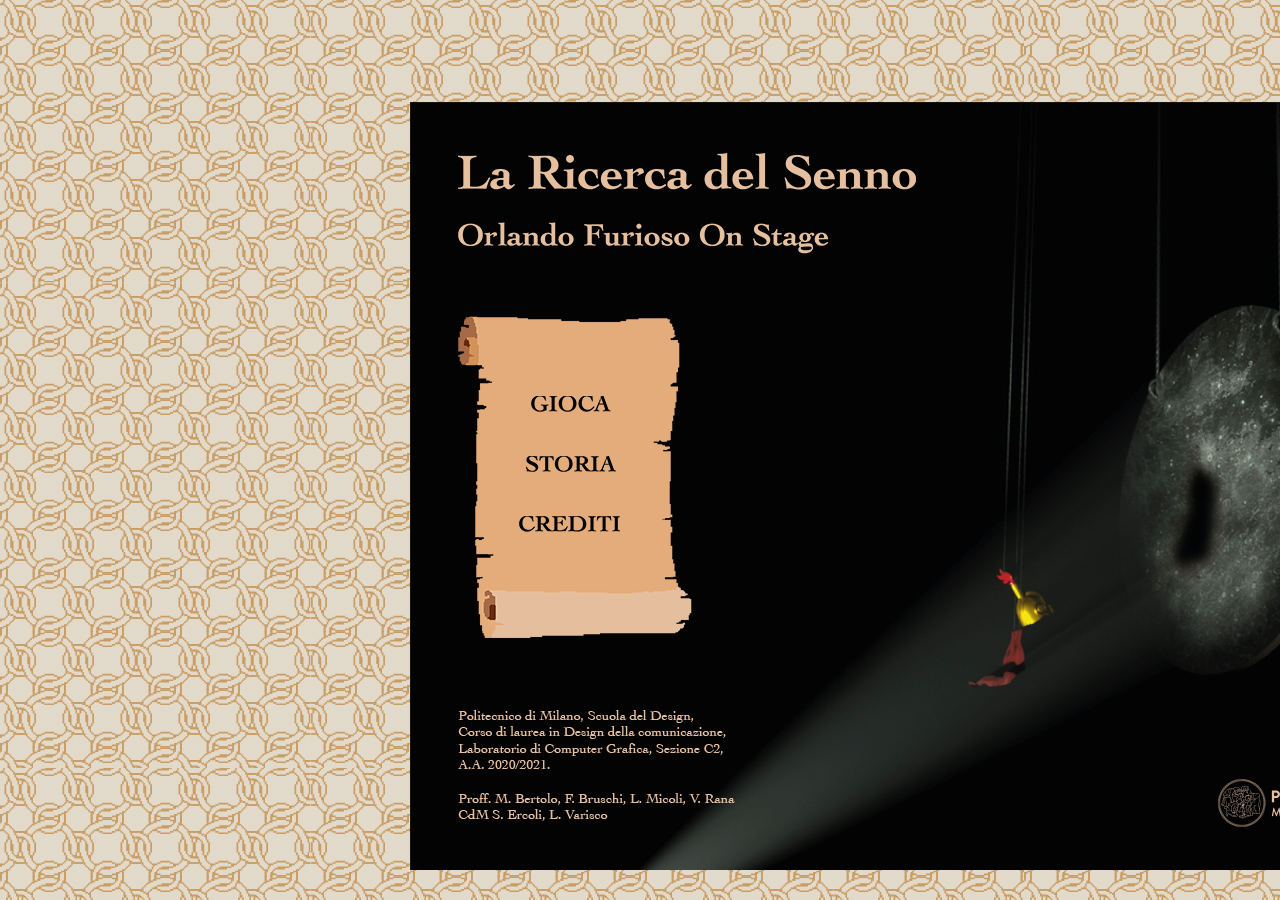
<file: index.html>
<!DOCTYPE html>
<html lang="en">
<head>
	<meta charset="UTF-8">
	<meta name="viewport" content="width=device-width, initial-scale=1, user-scalable= no"/>
	<title>Orlando Furioso - On Stage</title>

	<!-- <script type="text/javascript" src="phaser.min.js"></script> -->
	<link rel="stylesheet" href="game.css">
	
</head>
<body>
	<div id="frame" >
		
		<div class= "pergamena">
		</div>

		<div class = "play cta" onclick="document.location = 'game.html'"></div>
		<div class = "story cta" onclick="document.location = 'story1.html'"></div>
		<div class = "creds cta" onclick="document.location = 'credits.html'"></div>


		<!--<h1 class="titolo">Orlando Furioso On Stage</h1>
		<button class="btn" onclick="document.location ='game.html'">Gioca</button>
		<button class="btn" onclick="document.location ='story1.html'">Storia</button>
		<button class="btn" onclick="document.location ='credits.html'">Crediti</button>
		<div class="footnotes">
			Laboratorio di Computer Grafica <br>
			Politecnico di Milano
		</div>
		-->
	</div>


</body>
</html>
</file>
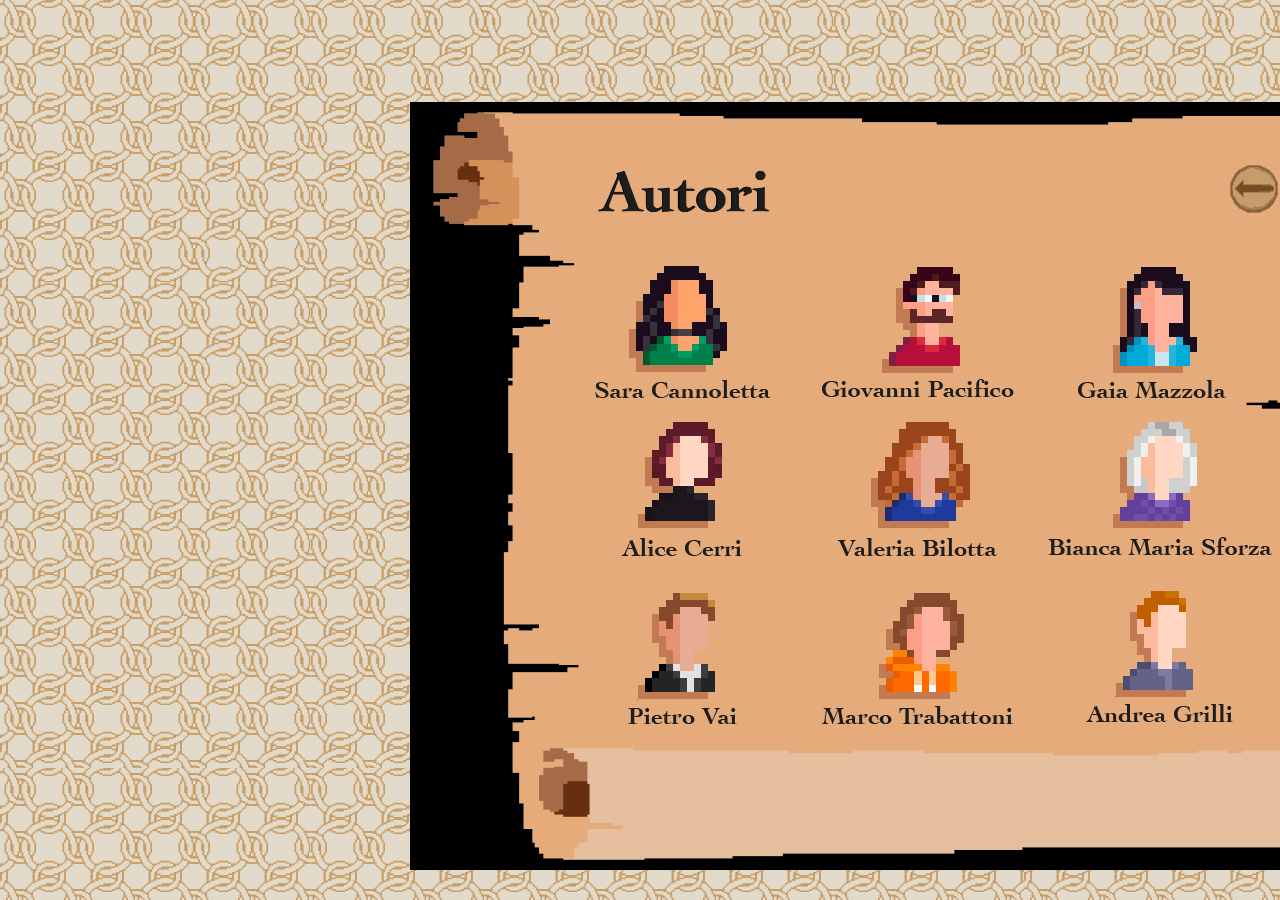
<file: credits.html>
<!DOCTYPE html>
<html lang="en">
<head>

	<meta charset="UTF-8">
	<meta name="viewport" content="width=device-width, initial-scale=1, user-scalable= no"/>
	<title>CREDITI - ORLANDO FURIOSO - THE GAME</title>

	<!-- <script type="text/javascript" src="phaser.min.js"></script> -->
	<link rel="stylesheet" href="game.css">
	<link rel="icon" href="favicon.png" type="image/png" />
	
</head>
<body>
	<div id="framec" >
		
		<div class= "pergamenacred">
			<div class= "homegame updx " onclick="document.location = 'index.html'"></div>
		</div>




		<!--<h1 class="titolo">Orlando Furioso On Stage</h1>
		<button class="btn" onclick="document.location ='game.html'">Gioca</button>
		<button class="btn" onclick="document.location ='story1.html'">Storia</button>
		<button class="btn" onclick="document.location ='credits.html'">Crediti</button>
		<div class="footnotes">
			Laboratorio di Computer Grafica <br>
			Politecnico di Milano
		</div>
		-->
	</div>


</body>
</html>
</file>
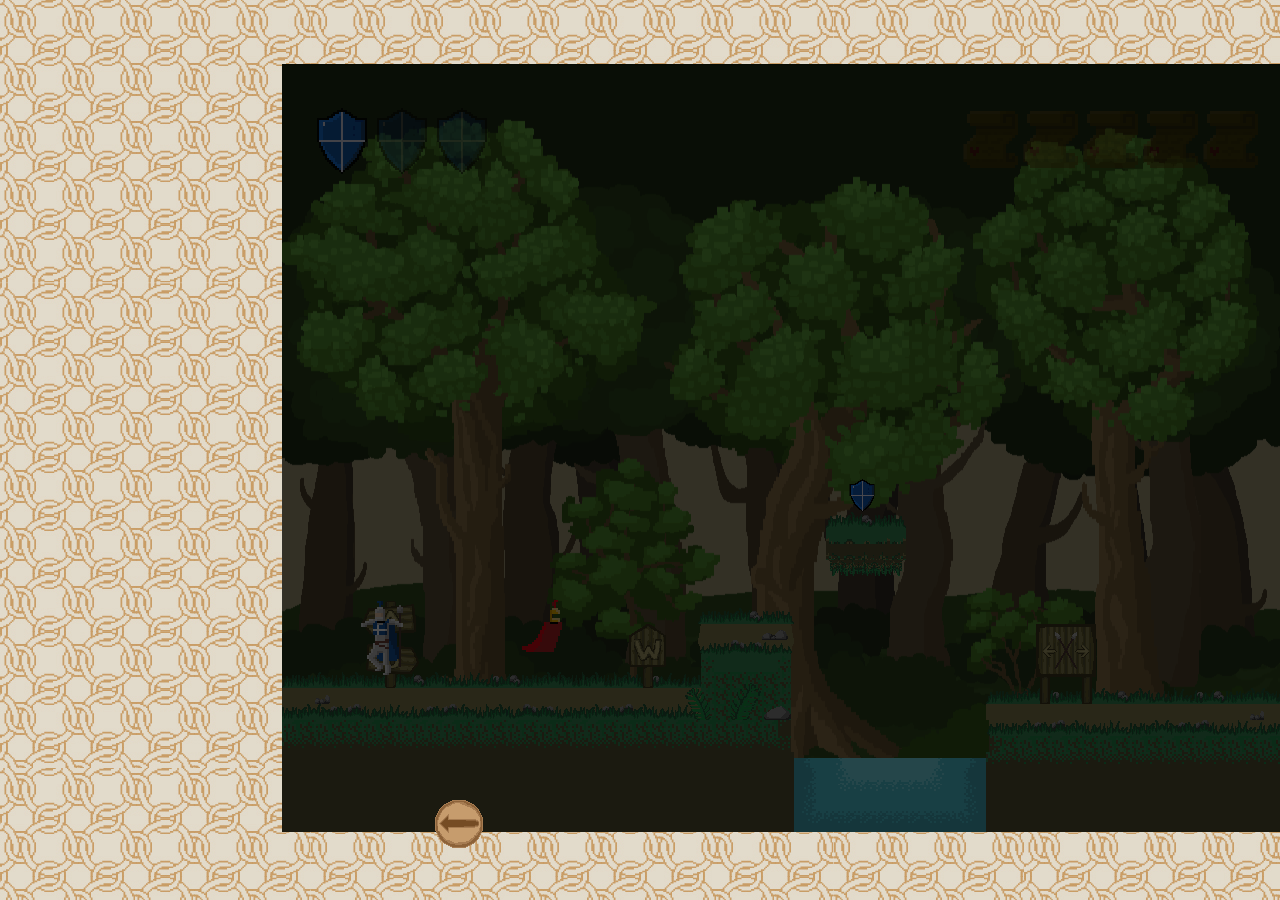
<file: game.html>
<!DOCTYPE html>
<html lang="en">
<head>
	<meta charset="UTF-8">
	<meta name="viewport" content="width=device-width, initial-scale=1, user-scalable= no"/>
	<title>ORLANDO FURIOSO - THE GAME</title>

	<script type="text/javascript" src="phaser.min.js"></script>
	<link rel="stylesheet" href="game.css">
	
</head>
<body>
	<div id="game" >
		<script type="text/javascript" src="Level1.js"></script>
	</div>
	<div class= "homegame" onclick="document.location = 'index.html'"></div>
</body>
</html>
</file>
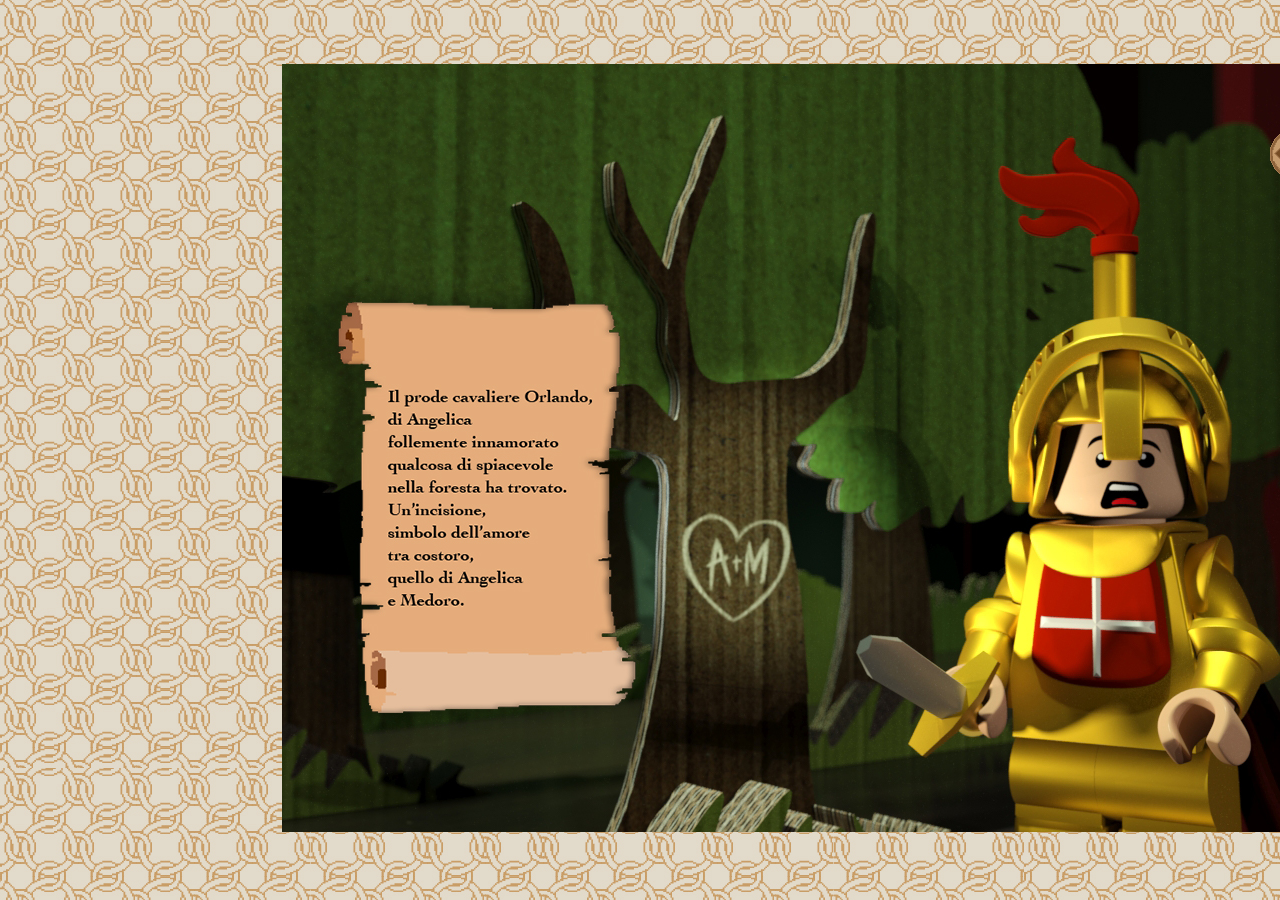
<file: story1.html>
<!DOCTYPE html>
<html lang="en">
<head>
	<meta charset="UTF-8">
	<meta name="viewport" content="width=device-width, initial-scale=1, user-scalable= no"/>
	<title>ORLANDO FURIOSO - THE GAME</title>

	<!-- <script type="text/javascript" src="phaser.min.js"></script> -->
	<link rel="stylesheet" href="game.css">
	
</head>
<body>
	<div id="frames1" ></div>
	
	<div class= "prev"  onclick="document.location = 'index.html'"></div>
	<div class= "next"  onclick="document.location = 'story2.html'"></div>
	
</body>
</html>
</file>
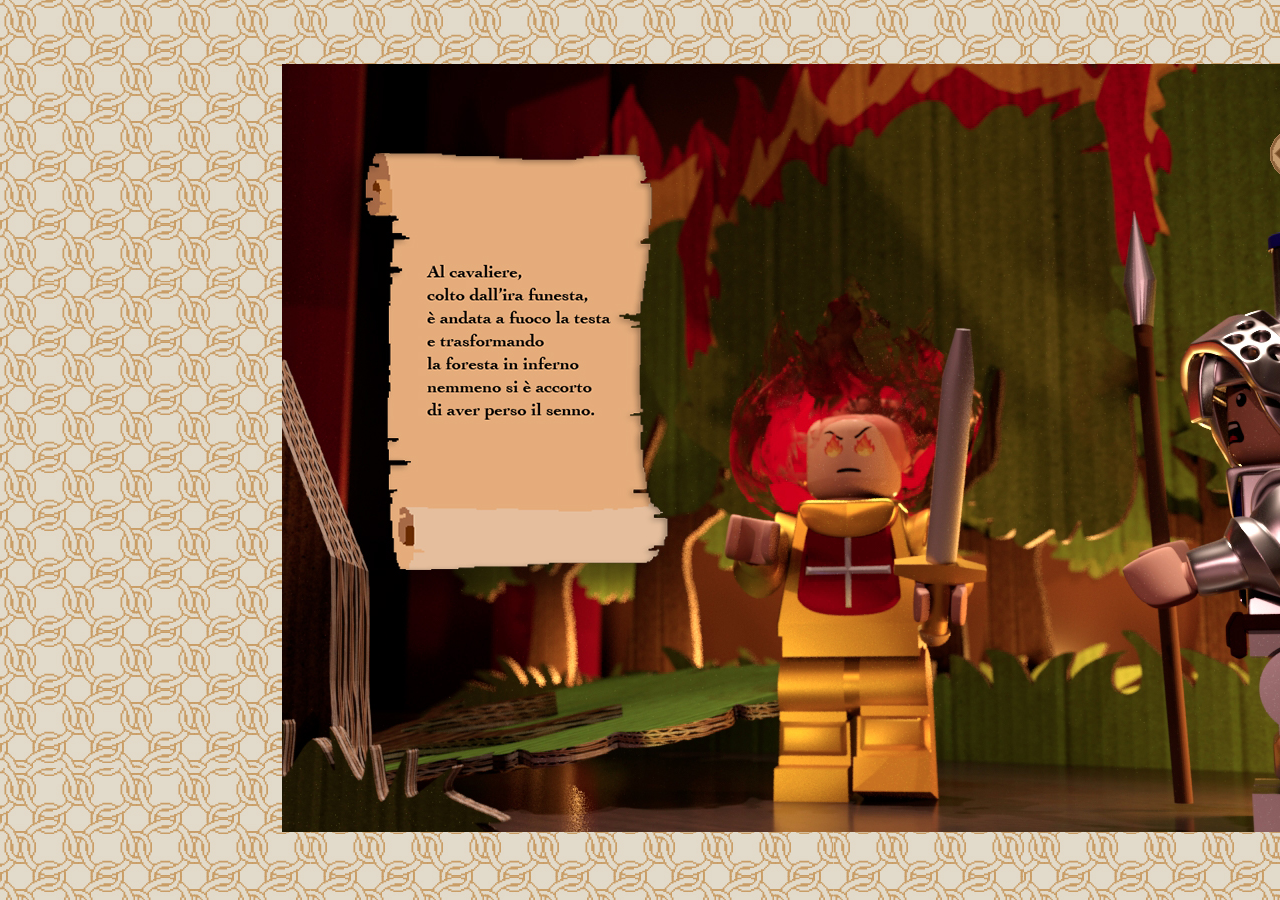
<file: story2.html>
<!DOCTYPE html>
<html lang="en">
<head>
	<meta charset="UTF-8">
	<meta name="viewport" content="width=device-width, initial-scale=1, user-scalable= no"/>
	<title>ORLANDO FURIOSO - THE GAME</title>

	<!-- <script type="text/javascript" src="phaser.min.js"></script> -->
	<link rel="stylesheet" href="game.css">
	
</head>
<body>
	<div id="frames2" ></div>
	
	<div class= "prev"  onclick="document.location = 'story1.html'"></div>
	<div class= "next"  onclick="document.location = 'story3.html'"></div>
	
</body>
</html>
</file>
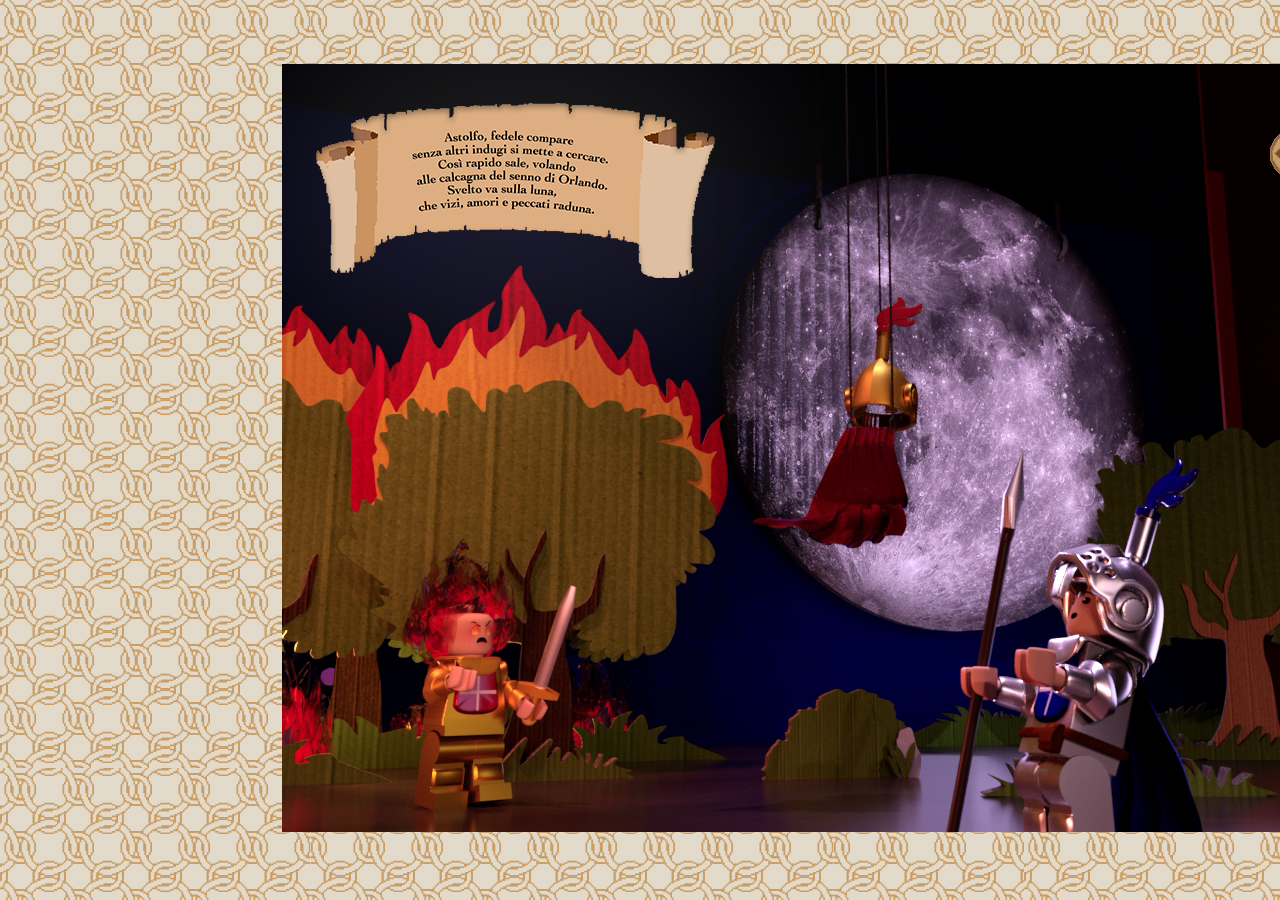
<file: story3.html>
<!DOCTYPE html>
<html lang="en">
<head>
	<meta charset="UTF-8">
	<meta name="viewport" content="width=device-width, initial-scale=1, user-scalable= no"/>
	<title>ORLANDO FURIOSO - THE GAME</title>

	<!-- <script type="text/javascript" src="phaser.min.js"></script> -->
	<link rel="stylesheet" href="game.css">
	
</head>
<body>
	<div id="frames3" ></div>
	
	<div class= "prev"  onclick="document.location = 'story2.html'"></div>
	<div class= "next"  onclick="document.location = 'game.html'"></div>
	
</body>
</html>
</file>
<file: game.css>
body{
		background-image: url('assets/pattern.jpg');
		background-repeat: 3;
		margin: 0;
		position: absolute;
	}

	canvas{
		display: block;
		padding-top: 5vw;	
		padding-left: 22vw;
		}

	#frame{
		height: 768px;
		width: 1024px;
		background-color: black;
		background-image: url("assets/copertina.png");
		display: block;
		margin-top: 10%;	
		margin-left: 40%;
	}
	#framec{
		height: 768px;
		width: 1024px;
		background-color: black;
		display: block;
		margin-top: 10%;	
		margin-left: 40%;
	}
	#frames1{ 
		height: 768px;
		width: 1024px;
		background-color: black;
		background-image: url("assets/render1.jpg");
		display: block;
		margin-top: 5vw;	
		margin-left: 22vw;
	}
	#frames2{ 
		height: 768px;
		width: 1024px;
		background-color: black;
		background-image: url("assets/render2.jpg");
		display: block;
		margin-top: 5vw;	
		margin-left: 22vw;
	}
	#frames3{ 
		height: 768px;
		width: 1024px;
		background-color: black;
		background-image: url("assets/render3.jpg");
		display: block;
		margin-top: 5vw;	
		margin-left: 22vw;
	}

	.pergamena{
		height: 768px;
		width: auto;
		background: url("assets/pergamenaCopertina.png") no-repeat;
	}
	.pergamenacred{
		height: 768px;
		width: auto;
		background: url("assets/credits.png") no-repeat;
	}
	
	
	.homegame{
		position: fixed;
		top: 800px;
		left:435px;
		height: 48px;
		width: 48px;
		z-index: 10;
		widows: 100%;
		background: url('assets/prev.png');
	}
	.homegame:hover{
		background: url('assets/prevh.png');
	}

	.updx{
		top: 165px;
		left: 1230px;
	}

	.cta{
		position: fixed;
		width: 132px;
		height: 27px;
		left: 505px;
		z-index: 10;
	}
	.play{
		top: 390px;
		background:url("assets/gioca.png")no-repeat;
	}
	.play:hover{
		background:url("assets/giocah.png")no-repeat;
	}
	.story{
		top: 450px;
		background:url("assets/storia.png")no-repeat;
	}
	.story:hover{
		background:url("assets/storiah.png")no-repeat;
	}
	.creds{
		top: 510px;
		background:url("assets/crediti.png")no-repeat;
	}
	.creds:hover{
		background:url("assets/creditih.png")no-repeat;
	}

	.scalax2{
		transform: scale(2);
	}

	.prev{
		position: fixed;
		top: 130px;
		left:1270px;
		height: 48px;
		width: 48px;
		z-index: 10;
		widows: 100%;
		background: url('assets/prev.png');
	}
	.prev:hover{
		background: url('assets/prevh.png');
	}

	.next{
		position: fixed;
		top: 130px;
		left:1340px;
		height: 48px;
		width: 48px;
		z-index: 10;
		widows: 100%;
		background: url('assets/next.png');
	}
	.next:hover{
		background: url('assets/nexth.png');
	}
</file>
